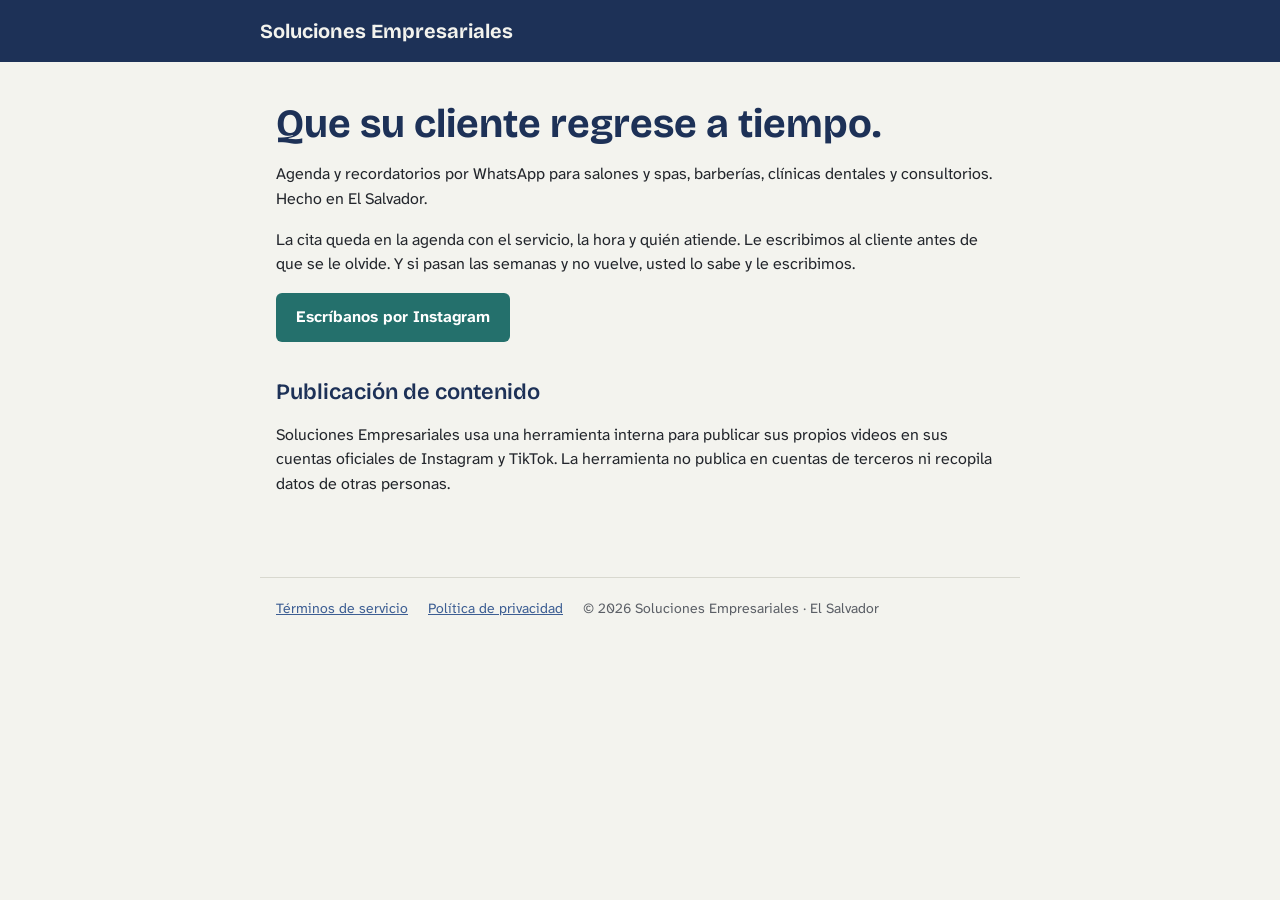
<file: index.html>
<!doctype html>
<html lang="es">
<head>
<meta charset="utf-8">
<meta name="viewport" content="width=device-width, initial-scale=1">
<title>Soluciones Empresariales</title>
<meta name="description" content="Agenda y recordatorios por WhatsApp para negocios que atienden personas en El Salvador.">
<link rel="icon" href="icono.png">
<link rel="stylesheet" href="estilo.css">
</head>
<body>
<header><div class="marca"><a href="./">Soluciones Empresariales</a></div></header>
<main>
  <h1>Que su cliente regrese a tiempo.</h1>
  <p>Agenda y recordatorios por WhatsApp para salones y spas, barberías, clínicas dentales y consultorios. Hecho en El Salvador.</p>
  <p>La cita queda en la agenda con el servicio, la hora y quién atiende. Le escribimos al cliente antes de que se le olvide. Y si pasan las semanas y no vuelve, usted lo sabe y le escribimos.</p>
  <p><a class="boton" href="https://www.instagram.com/solucionempresarial_sv/">Escríbanos por Instagram</a></p>

  <h2>Publicación de contenido</h2>
  <p>Soluciones Empresariales usa una herramienta interna para publicar sus propios videos en sus cuentas oficiales de Instagram y TikTok. La herramienta no publica en cuentas de terceros ni recopila datos de otras personas.</p>
</main>
<footer>
  <a href="terminos.html">Términos de servicio</a>
  <a href="privacidad.html">Política de privacidad</a>
  <span>© 2026 Soluciones Empresariales · El Salvador</span>
</footer>
</body>
</html>
</file>
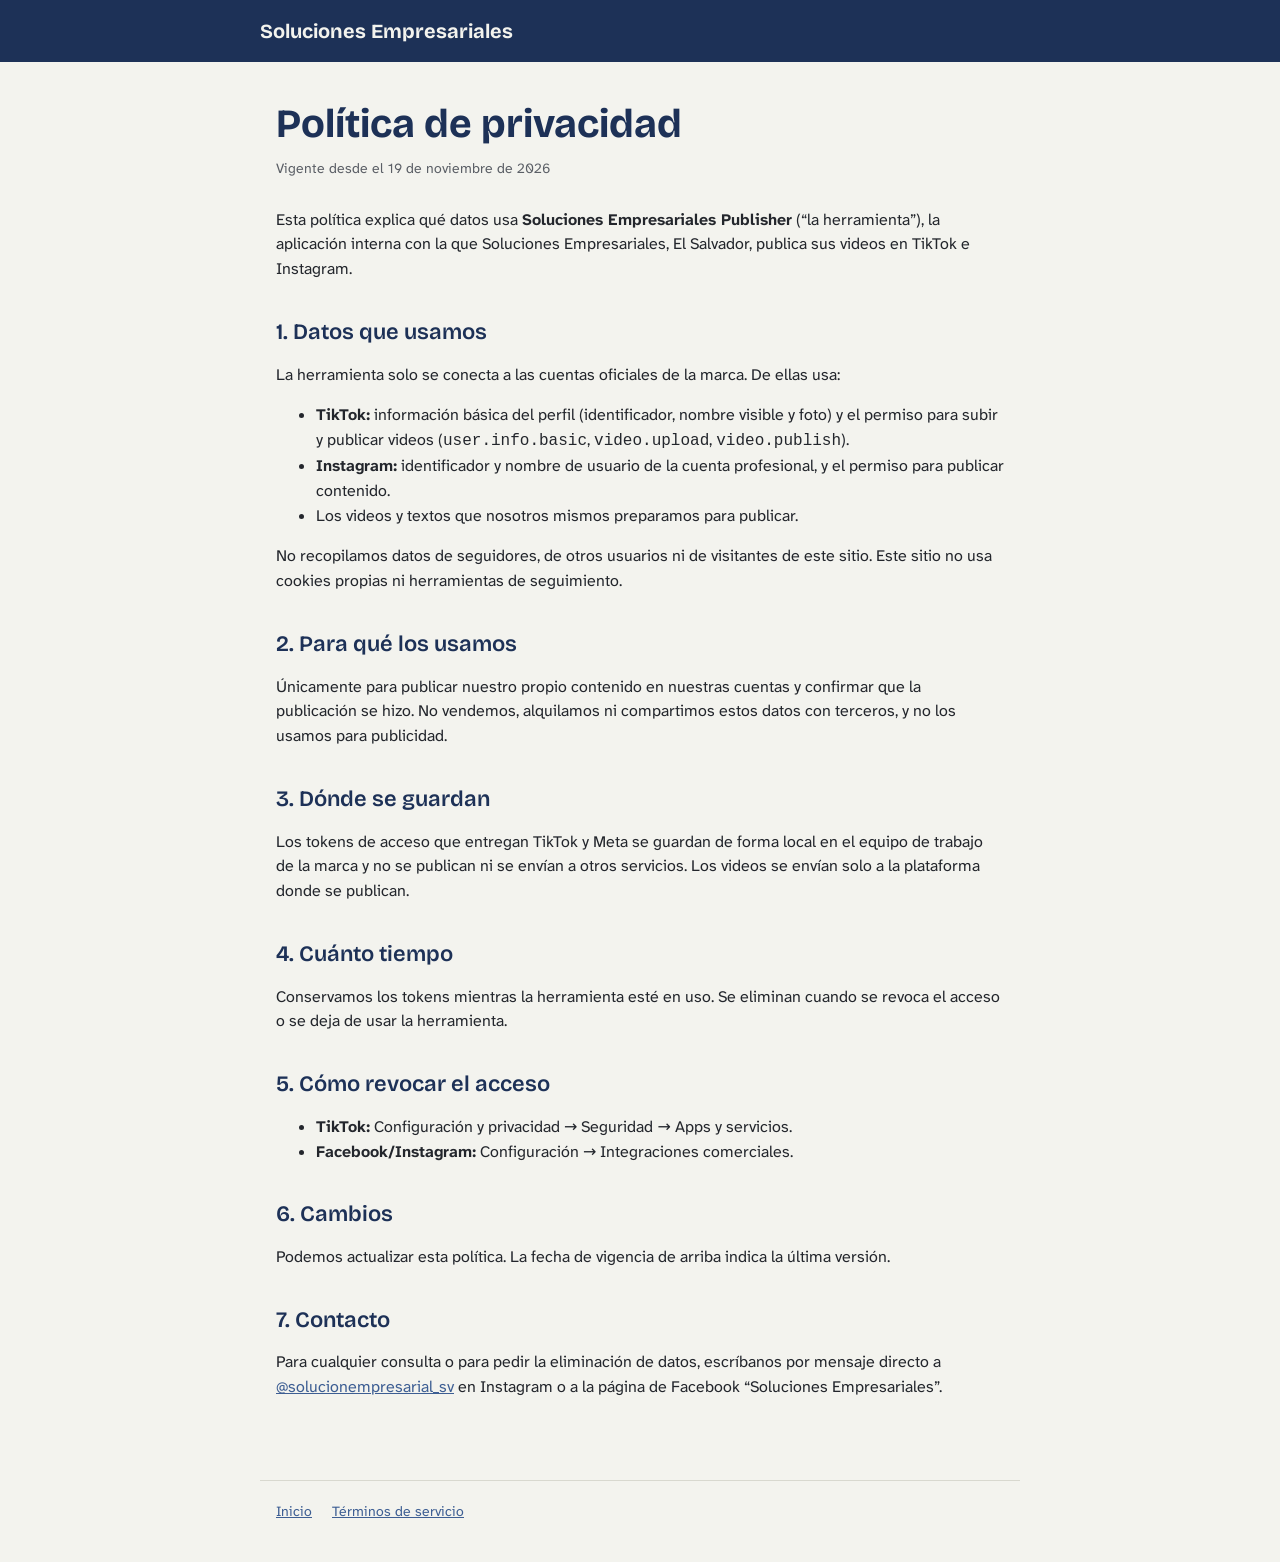
<file: privacidad.html>
<!doctype html>
<html lang="es">
<head>
<meta charset="utf-8">
<meta name="viewport" content="width=device-width, initial-scale=1">
<title>Política de privacidad</title>
<link rel="icon" href="icono.png">
<link rel="stylesheet" href="estilo.css">
</head>
<body>
<header><div class="marca"><a href="./">Soluciones Empresariales</a></div></header>
<main>
  <h1>Política de privacidad</h1>
  <p class="fecha">Vigente desde el 19 de noviembre de 2026</p>

  <p>Esta política explica qué datos usa <strong>Soluciones Empresariales Publisher</strong> (“la herramienta”), la aplicación interna con la que Soluciones Empresariales, El Salvador, publica sus videos en TikTok e Instagram.</p>

  <h2>1. Datos que usamos</h2>
  <p>La herramienta solo se conecta a las cuentas oficiales de la marca. De ellas usa:</p>
  <ul>
    <li><strong>TikTok:</strong> información básica del perfil (identificador, nombre visible y foto) y el permiso para subir y publicar videos (<code>user.info.basic</code>, <code>video.upload</code>, <code>video.publish</code>).</li>
    <li><strong>Instagram:</strong> identificador y nombre de usuario de la cuenta profesional, y el permiso para publicar contenido.</li>
    <li>Los videos y textos que nosotros mismos preparamos para publicar.</li>
  </ul>
  <p>No recopilamos datos de seguidores, de otros usuarios ni de visitantes de este sitio. Este sitio no usa cookies propias ni herramientas de seguimiento.</p>

  <h2>2. Para qué los usamos</h2>
  <p>Únicamente para publicar nuestro propio contenido en nuestras cuentas y confirmar que la publicación se hizo. No vendemos, alquilamos ni compartimos estos datos con terceros, y no los usamos para publicidad.</p>

  <h2>3. Dónde se guardan</h2>
  <p>Los tokens de acceso que entregan TikTok y Meta se guardan de forma local en el equipo de trabajo de la marca y no se publican ni se envían a otros servicios. Los videos se envían solo a la plataforma donde se publican.</p>

  <h2>4. Cuánto tiempo</h2>
  <p>Conservamos los tokens mientras la herramienta esté en uso. Se eliminan cuando se revoca el acceso o se deja de usar la herramienta.</p>

  <h2>5. Cómo revocar el acceso</h2>
  <ul>
    <li><strong>TikTok:</strong> Configuración y privacidad → Seguridad → Apps y servicios.</li>
    <li><strong>Facebook/Instagram:</strong> Configuración → Integraciones comerciales.</li>
  </ul>

  <h2>6. Cambios</h2>
  <p>Podemos actualizar esta política. La fecha de vigencia de arriba indica la última versión.</p>

  <h2>7. Contacto</h2>
  <p>Para cualquier consulta o para pedir la eliminación de datos, escríbanos por mensaje directo a <a href="https://www.instagram.com/solucionempresarial_sv/">@solucionempresarial_sv</a> en Instagram o a la página de Facebook “Soluciones Empresariales”.</p>
</main>
<footer>
  <a href="./">Inicio</a>
  <a href="terminos.html">Términos de servicio</a>
</footer>
</body>
</html>
</file>
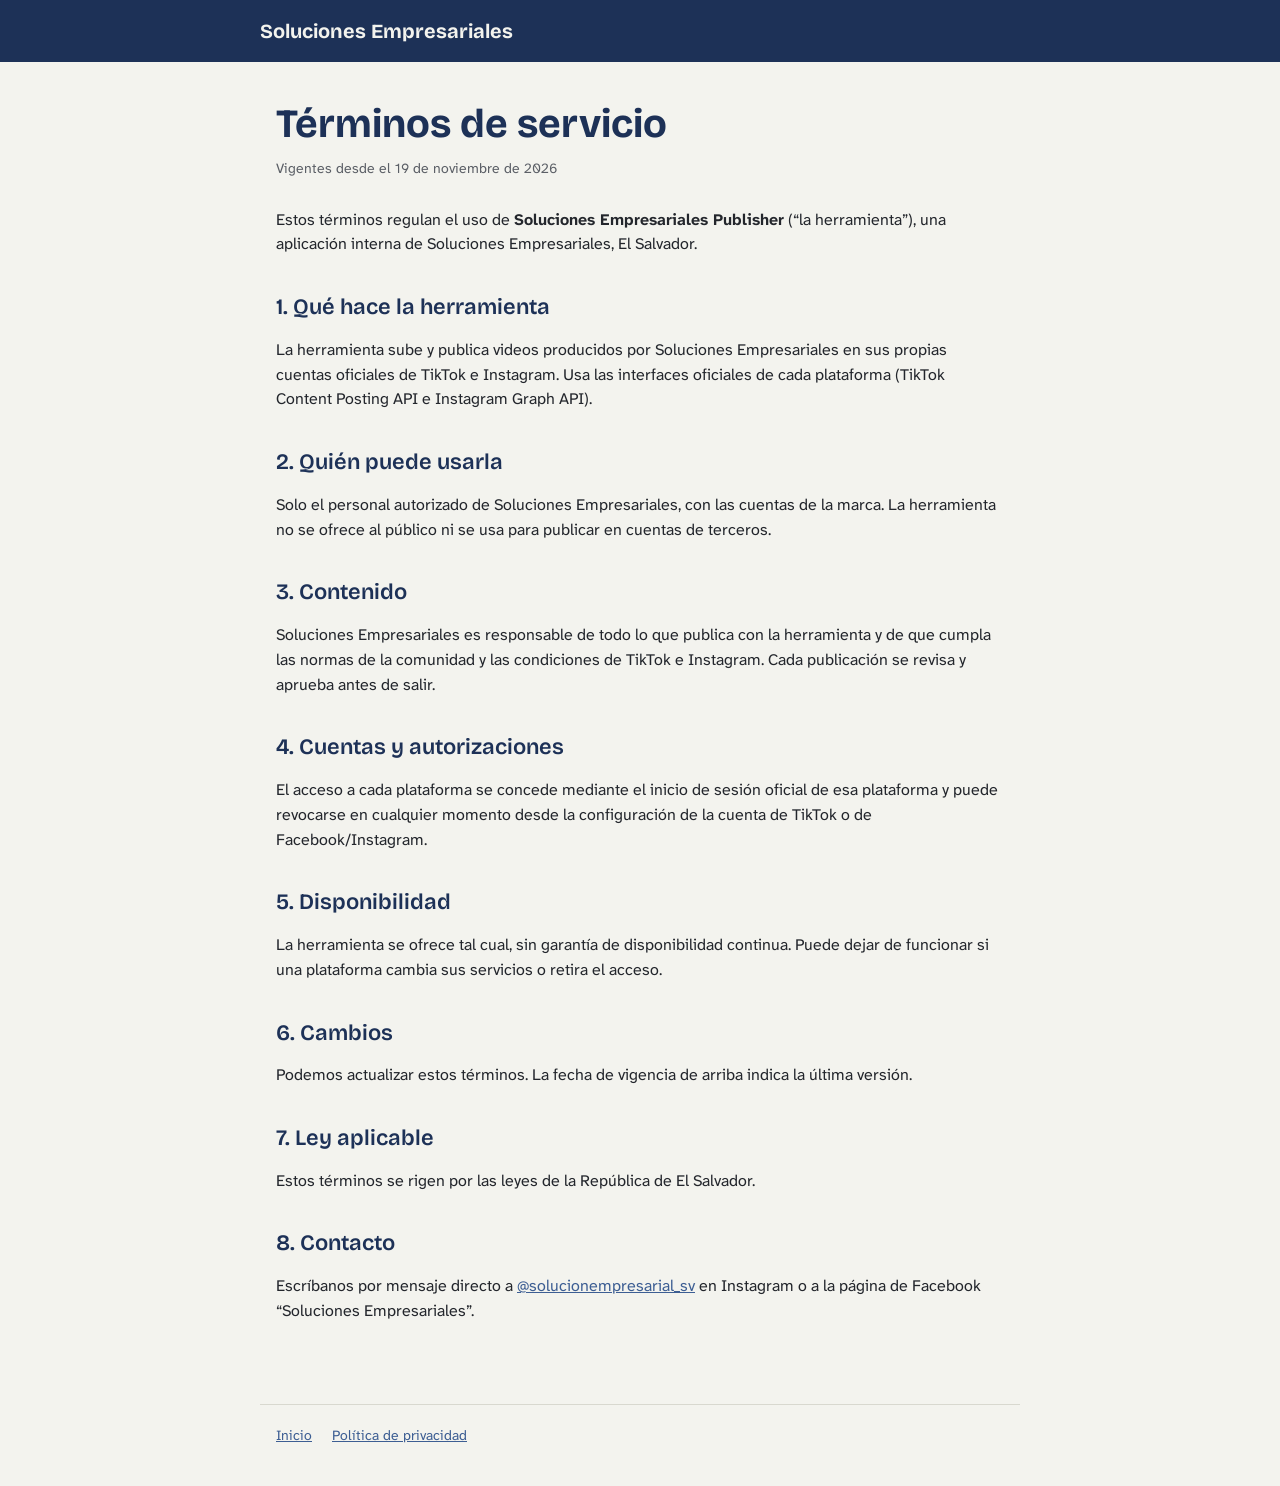
<file: terminos.html>
<!doctype html>
<html lang="es">
<head>
<meta charset="utf-8">
<meta name="viewport" content="width=device-width, initial-scale=1">
<title>Términos de servicio</title>
<link rel="icon" href="icono.png">
<link rel="stylesheet" href="estilo.css">
</head>
<body>
<header><div class="marca"><a href="./">Soluciones Empresariales</a></div></header>
<main>
  <h1>Términos de servicio</h1>
  <p class="fecha">Vigentes desde el 19 de noviembre de 2026</p>

  <p>Estos términos regulan el uso de <strong>Soluciones Empresariales Publisher</strong> (“la herramienta”), una aplicación interna de Soluciones Empresariales, El Salvador.</p>

  <h2>1. Qué hace la herramienta</h2>
  <p>La herramienta sube y publica videos producidos por Soluciones Empresariales en sus propias cuentas oficiales de TikTok e Instagram. Usa las interfaces oficiales de cada plataforma (TikTok Content Posting API e Instagram Graph API).</p>

  <h2>2. Quién puede usarla</h2>
  <p>Solo el personal autorizado de Soluciones Empresariales, con las cuentas de la marca. La herramienta no se ofrece al público ni se usa para publicar en cuentas de terceros.</p>

  <h2>3. Contenido</h2>
  <p>Soluciones Empresariales es responsable de todo lo que publica con la herramienta y de que cumpla las normas de la comunidad y las condiciones de TikTok e Instagram. Cada publicación se revisa y aprueba antes de salir.</p>

  <h2>4. Cuentas y autorizaciones</h2>
  <p>El acceso a cada plataforma se concede mediante el inicio de sesión oficial de esa plataforma y puede revocarse en cualquier momento desde la configuración de la cuenta de TikTok o de Facebook/Instagram.</p>

  <h2>5. Disponibilidad</h2>
  <p>La herramienta se ofrece tal cual, sin garantía de disponibilidad continua. Puede dejar de funcionar si una plataforma cambia sus servicios o retira el acceso.</p>

  <h2>6. Cambios</h2>
  <p>Podemos actualizar estos términos. La fecha de vigencia de arriba indica la última versión.</p>

  <h2>7. Ley aplicable</h2>
  <p>Estos términos se rigen por las leyes de la República de El Salvador.</p>

  <h2>8. Contacto</h2>
  <p>Escríbanos por mensaje directo a <a href="https://www.instagram.com/solucionempresarial_sv/">@solucionempresarial_sv</a> en Instagram o a la página de Facebook “Soluciones Empresariales”.</p>
</main>
<footer>
  <a href="./">Inicio</a>
  <a href="privacidad.html">Política de privacidad</a>
</footer>
</body>
</html>
</file>
<file: estilo.css>
@import url("https://fonts.googleapis.com/css2?family=Bricolage+Grotesque:opsz,wght@12..96,600;12..96,700&family=Atkinson+Hyperlegible+Next:wght@400;700&display=swap");

:root {
  --anil: #1D3157;
  --laguna: #24706C;
  --maiz: #E4A62E;
  --cal: #F3F3EE;
  --piedra: #D8D8CF;
  --gris: #5B5F66;
  --carbon: #23262C;
}

* { box-sizing: border-box; }

body {
  margin: 0;
  background: var(--cal);
  color: var(--carbon);
  font: 400 1rem/1.55 "Atkinson Hyperlegible Next", system-ui, sans-serif;
}

header {
  background: var(--anil);
  color: var(--cal);
  padding: 20px 16px;
}

header .marca {
  max-width: 760px;
  margin: 0 auto;
  display: flex;
  align-items: center;
  gap: 12px;
  font: 700 1.25rem/1.1 "Bricolage Grotesque", Georgia, serif;
}

header a { color: inherit; text-decoration: none; }

main {
  max-width: 760px;
  margin: 0 auto;
  padding: 40px 16px 64px;
}

h1 {
  font: 700 2.5rem/1.1 "Bricolage Grotesque", Georgia, serif;
  color: var(--anil);
  margin: 0 0 12px;
}

h2 {
  font: 600 1.375rem/1.3 "Bricolage Grotesque", Georgia, serif;
  color: var(--anil);
  margin: 36px 0 8px;
}

.fecha { color: var(--gris); font-size: .875rem; margin: 0 0 28px; }

a { color: #3D5E93; }

.boton {
  display: inline-block;
  background: var(--laguna);
  color: #fff;
  padding: 12px 20px;
  border-radius: 6px;
  text-decoration: none;
  font-weight: 700;
}

footer {
  border-top: 1px solid var(--piedra);
  max-width: 760px;
  margin: 0 auto;
  padding: 20px 16px 40px;
  color: var(--gris);
  font-size: .875rem;
}

footer a { margin-right: 16px; }
</file>
